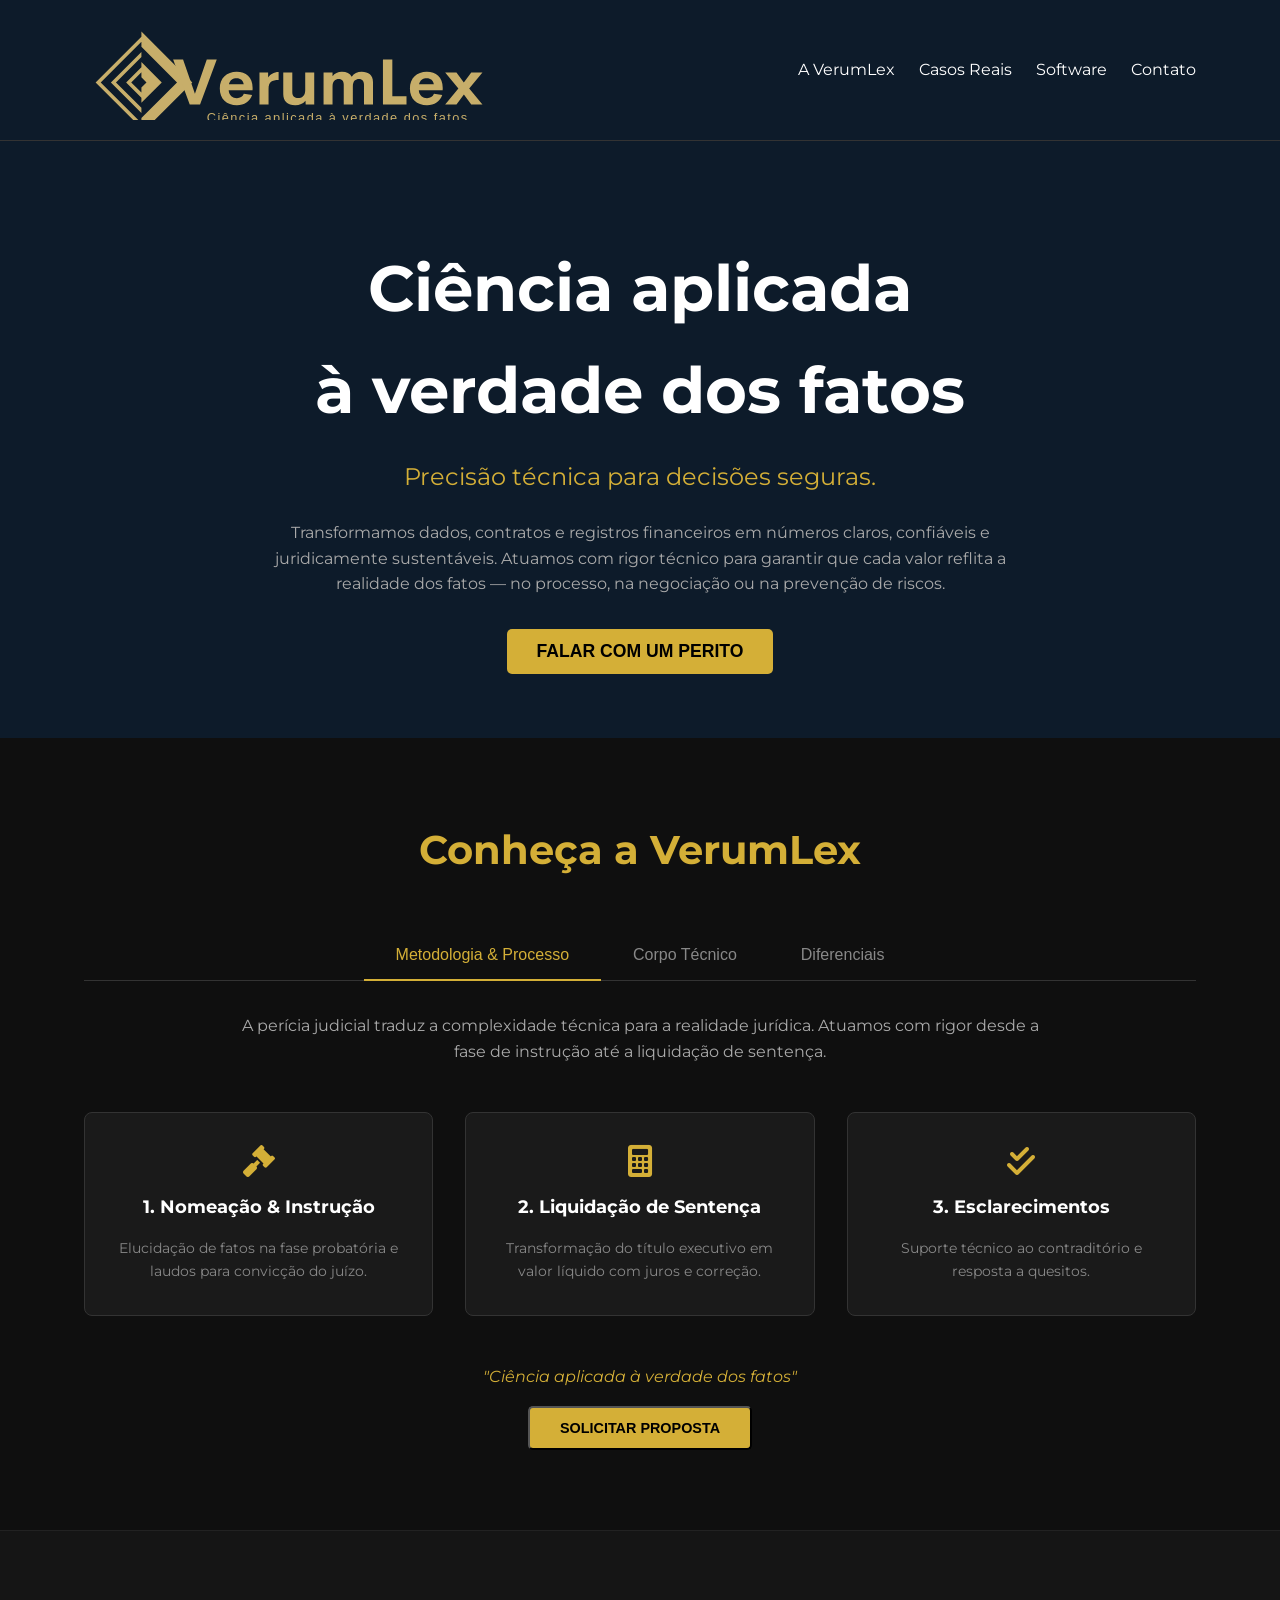
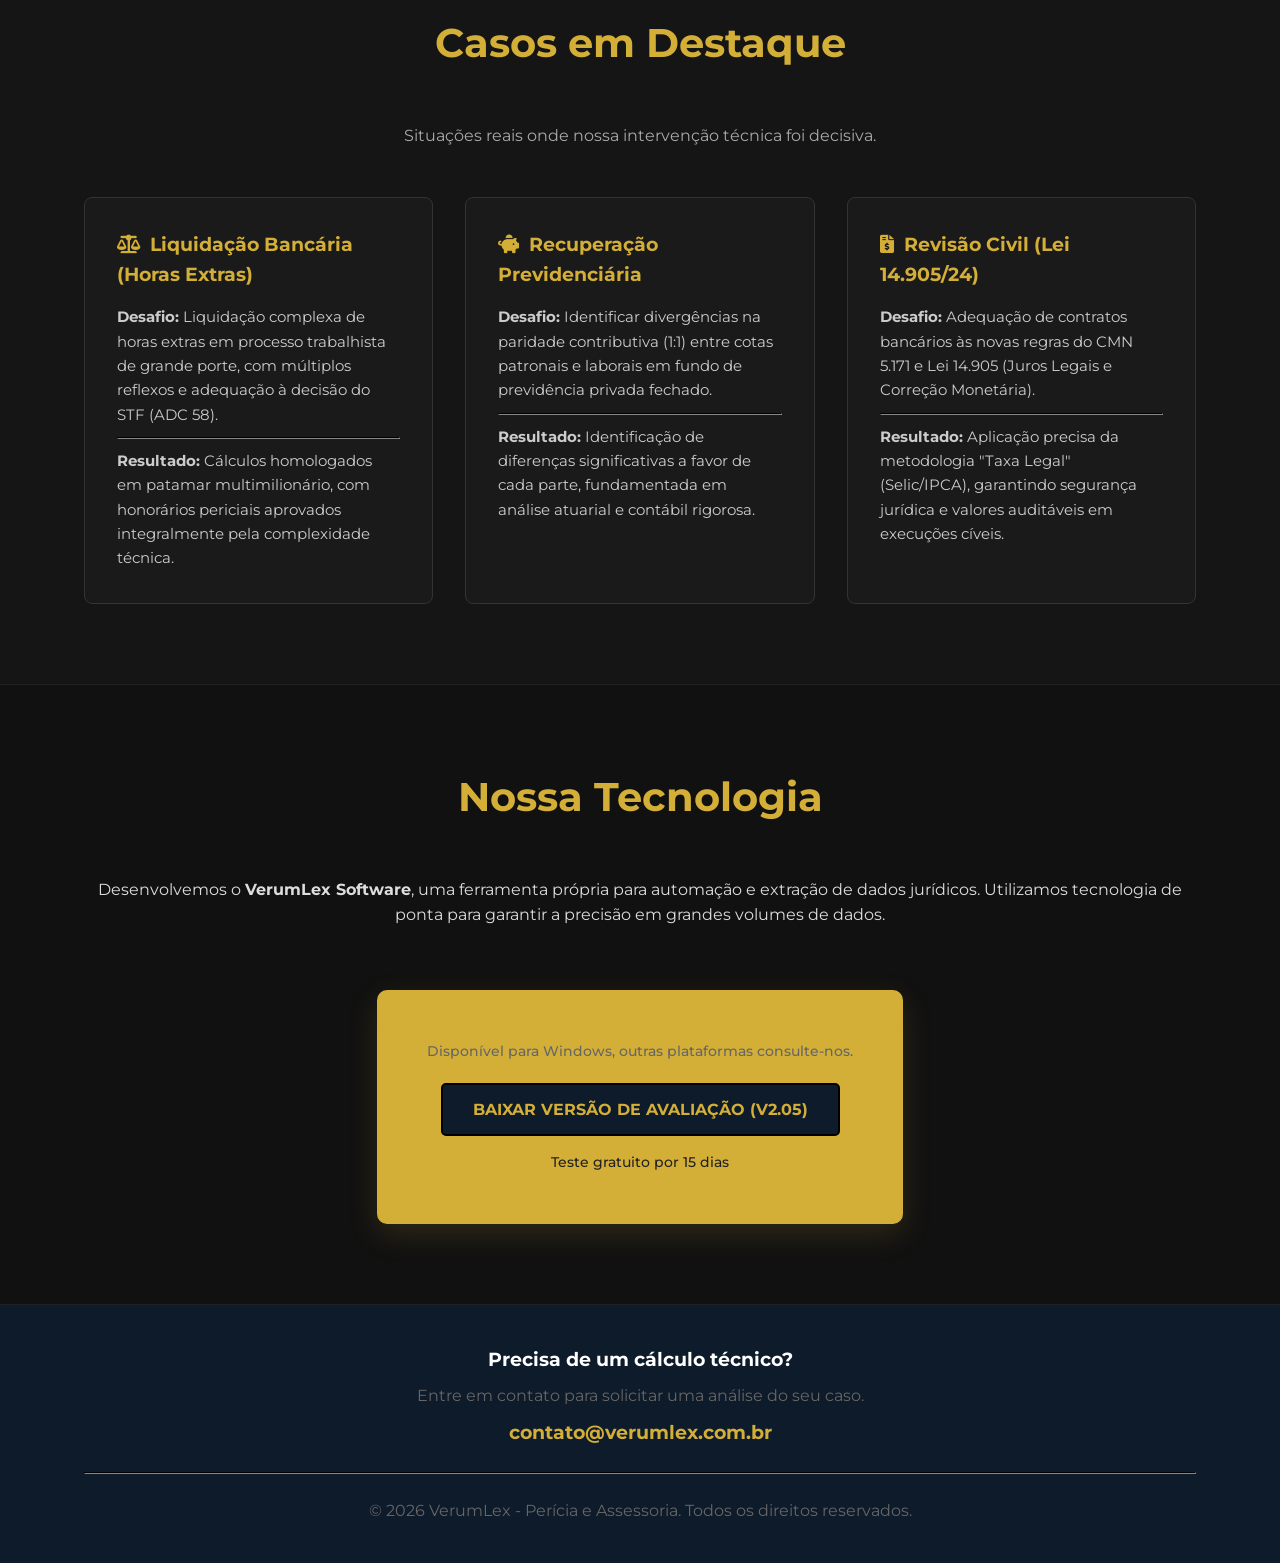
<file: index.html>
<!DOCTYPE html>
<html lang="pt-BR">
<head>
    <meta charset="UTF-8">
    <meta name="viewport" content="width=device-width, initial-scale=1.0">
    <title>VerumLex - Perícia Judicial e Assistência Técnica</title>
    <meta name="description" content="Serviços de Perícia Judicial e Assistência Técnica Trabalhista, Bancária e Cível. Laudos técnicos com rigor científico e imparcialidade. Atendemos Advogados e Judiciário.">
    <meta name="keywords" content="Perito Judicial, Assistente Técnico, Cálculos Trabalhistas, Laudo Bancário, Perícia Financeira, VerumLex, Liquidação de Sentença">
    <meta name="author" content="VerumLex">
    <link href="https://fonts.googleapis.com/css2?family=Montserrat:wght@400;500;700&family=Playfair+Display:wght@700&display=swap" rel="stylesheet">
    <link rel="stylesheet" href="assets/css/style.css?v=2.2">
    <!-- Ícone -->
    <link rel="icon" href="favicon.ico">
    <style>
        /* Ajustes inline rápidos para a nova estrutura (depois movemos para o CSS) */
        .btn-secondary {
            background-color: transparent;
            border: 2px solid #d4af37;
            color: #d4af37;
            margin-left: 10px;
        }
        .btn-secondary:hover {
            background-color: #d4af37;
            color: #000;
        }
        .services-grid, .cases-grid {
            display: grid;
            grid-template-columns: repeat(auto-fit, minmax(300px, 1fr));
            gap: 2rem;
            margin-top: 3rem;
        }
        .service-card, .case-card {
            background: #1a1a1a;
            padding: 2rem;
            border-radius: 8px;
            border: 1px solid #333;
            transition: transform 0.3s ease;
        }
        .service-card:hover, .case-card:hover {
            transform: translateY(-5px);
            border-color: #d4af37;
        }
        .service-card h3, .case-card h3 {
            color: #d4af37;
            margin-bottom: 1rem;
        }
        .case-card p {
            font-size: 0.95rem;
            color: #ccc;
            line-height: 1.6;
        }
        .differentials {
            background-color: #0a0a0a;
            padding: 5rem 0;
        }
        .profile-section {
            background-color: #0f0f0f;
            padding: 5rem 0;
            border-bottom: 1px solid #222;
        }
        .profile-container {
            display: flex;
            flex-wrap: wrap;
            align-items: center;
            gap: 3rem;
        }
        .profile-text {
            flex: 2;
        }
        .profile-image {
            flex: 1;
            text-align: center;
            min-width: 250px;
        }
        .profile-image img {
            border-radius: 50%;
            border: 3px solid #d4af37;
            width: 200px;
            height: 200px;
            object-fit: cover;
        }
        .differential-grid {
            display: grid;
            grid-template-columns: repeat(auto-fit, minmax(250px, 1fr));
            gap: 2rem;
            margin-top: 3rem;
        }
        .differential-item {
            text-align: center;
        }
        .differential-icon {
            font-size: 2.5rem;
            margin-bottom: 1rem;
            display: block;
        }
        .software-section {
            background-color: #111;
            border-top: 1px solid #222;
        }
    </style>
    <!-- Font Awesome for Icons -->
    <link rel="stylesheet" href="https://cdnjs.cloudflare.com/ajax/libs/font-awesome/6.0.0/css/all.min.css">
    
    <!-- Modal Styles -->
    <style>
        .modal-overlay {
            display: none;
            position: fixed;
            top: 0;
            left: 0;
            width: 100%;
            height: 100%;
            background-color: rgba(0, 0, 0, 0.85);
            z-index: 2000;
            justify-content: center;
            align-items: center;
            opacity: 0;
            transition: opacity 0.3s ease;
        }

        .modal-overlay.active {
            display: flex;
            opacity: 1;
        }

        .modal-content {
            background-color: #111;
            padding: 2.5rem;
            border-radius: 8px;
            border: 1px solid #d4af37;
            width: 90%;
            max-width: 500px;
            position: relative;
            transform: translateY(-20px);
            transition: transform 0.3s ease;
            box-shadow: 0 0 20px rgba(212, 175, 55, 0.2);
        }

        .modal-overlay.active .modal-content {
            transform: translateY(0);
        }

        .close-modal {
            position: absolute;
            top: 15px;
            right: 15px;
            color: #fff;
            font-size: 1.5rem;
            cursor: pointer;
            transition: color 0.3s;
            background: none;
            border: none;
        }

        .close-modal:hover {
            color: #d4af37;
        }

        .form-group {
            margin-bottom: 1.5rem;
            text-align: left;
        }

        .form-group label {
            display: block;
            color: #d4af37;
            margin-bottom: 0.5rem;
            font-size: 0.9rem;
            font-weight: 500;
        }

        .form-group input,
        .form-group textarea {
            width: 100%;
            padding: 12px;
            background-color: #222;
            border: 1px solid #444;
            color: #fff;
            border-radius: 4px;
            font-family: inherit;
            transition: border-color 0.3s;
        }

        .form-group input:focus,
        .form-group textarea:focus {
            outline: none;
            border-color: #d4af37;
        }

        .form-title {
            color: #fff;
            font-size: 1.8rem;
            margin-bottom: 0.5rem;
            font-weight: 300;
        }

        .form-subtitle {
            color: #888;
            font-size: 0.9rem;
            margin-bottom: 2rem;
        }
    </style>
</head>
<body>

    <!-- Header / Navbar -->
    <header class="header">
        <div class="container">
            <div class="logo" style="display: flex; flex-direction: column;">
                <img src="assets/img/logo.svg" alt="VerumLex" style="height: 100px; width: auto;">
            </div>
            <nav class="nav">
                <a href="#institutional">A VerumLex</a>
                <a href="#cases">Casos Reais</a>
                <a href="#software">Software</a>
                <a href="#" onclick="openModal(); return false;">Contato</a>
            </nav>
        </div>
    </header>

    <!-- Hero Section -->
    <section class="hero">
        <div class="container">
            <h1 class="hero-title">Ciência aplicada<br>à verdade dos fatos</h1>
            <p class="hero-subtitle">Precisão técnica para decisões seguras.</p>
            <p class="hero-text" style="max-width: 800px; margin: 0 auto 2rem auto;">
                Transformamos dados, contratos e registros financeiros em números claros, confiáveis e juridicamente sustentáveis. 
                Atuamos com rigor técnico para garantir que cada valor reflita a realidade dos fatos — no processo, na negociação ou na prevenção de riscos.
            </p>
            <div class="hero-buttons">
                <button onclick="openModal()" class="btn btn-primary" style="cursor: pointer; border: none; font-size: 1.1rem;">Falar com um Perito</button>
            </div>
        </div>
    </section>

    <style>
        /* Tabs Styling */
        .tabs-container {
            width: 100%;
            margin-top: 2rem;
        }
        .tabs-nav {
            display: flex;
            justify-content: center;
            border-bottom: 1px solid #333;
            margin-bottom: 2rem;
            flex-wrap: wrap;
        }
        .tab-btn {
            background: none;
            border: none;
            color: #888;
            padding: 1rem 2rem;
            cursor: pointer;
            font-size: 1rem;
            font-weight: 500;
            transition: all 0.3s;
            position: relative;
        }
        .tab-btn:hover {
            color: #d4af37;
        }
        .tab-btn.active {
            color: #d4af37;
        }
        .tab-btn.active::after {
            content: '';
            position: absolute;
            bottom: -1px;
            left: 0;
            width: 100%;
            height: 2px;
            background-color: #d4af37;
        }
        .tab-content {
            display: none;
            animation: fadeIn 0.5s ease;
        }
        .tab-content.active {
            display: block;
        }
        @keyframes fadeIn {
            from { opacity: 0; transform: translateY(10px); }
            to { opacity: 1; transform: translateY(0); }
        }
    </style>

    <!-- Institutional Section with Tabs -->
    <section id="institutional" class="profile-section">
        <div class="container">
            <h2 class="section-title">Conheça a VerumLex</h2>
            
            <div class="tabs-container">
                <div class="tabs-nav">
                    <button class="tab-btn active" onclick="openTab(event, 'tab-process')">Metodologia & Processo</button>
                    <button class="tab-btn" onclick="openTab(event, 'tab-technical')">Corpo Técnico</button>
                    <button class="tab-btn" onclick="openTab(event, 'tab-differentials')">Diferenciais</button>
                </div>

                <!-- Tab 1: Metodologia (Processo) -->
                <div id="tab-process" class="tab-content active">
                     <p style="text-align: center; color: #aaa; max-width: 800px; margin: 0 auto 3rem auto; line-height: 1.6;">
                        A perícia judicial traduz a complexidade técnica para a realidade jurídica. Atuamos com rigor desde a fase de instrução até a liquidação de sentença.
                    </p>
                    <div class="process-steps" style="display: flex; flex-wrap: wrap; justify-content: center; gap: 2rem; margin-bottom: 3rem;">
                        <div class="process-step" style="flex: 1; min-width: 250px; text-align: center; background: #1a1a1a; padding: 2rem; border-radius: 8px; border: 1px solid #333;">
                            <i class="fas fa-gavel" style="font-size: 2rem; color: #d4af37; margin-bottom: 1rem;"></i>
                            <h3 style="color: #fff; margin-bottom: 1rem; font-size: 1.1rem;">1. Nomeação & Instrução</h3>
                            <p style="color: #888; font-size: 0.9rem;">Elucidação de fatos na fase probatória e laudos para convicção do juízo.</p>
                        </div>
                        <div class="process-step" style="flex: 1; min-width: 250px; text-align: center; background: #1a1a1a; padding: 2rem; border-radius: 8px; border: 1px solid #333;">
                            <i class="fas fa-calculator" style="font-size: 2rem; color: #d4af37; margin-bottom: 1rem;"></i>
                            <h3 style="color: #fff; margin-bottom: 1rem; font-size: 1.1rem;">2. Liquidação de Sentença</h3>
                            <p style="color: #888; font-size: 0.9rem;">Transformação do título executivo em valor líquido com juros e correção.</p>
                        </div>
                        <div class="process-step" style="flex: 1; min-width: 250px; text-align: center; background: #1a1a1a; padding: 2rem; border-radius: 8px; border: 1px solid #333;">
                            <i class="fas fa-check-double" style="font-size: 2rem; color: #d4af37; margin-bottom: 1rem;"></i>
                            <h3 style="color: #fff; margin-bottom: 1rem; font-size: 1.1rem;">3. Esclarecimentos</h3>
                            <p style="color: #888; font-size: 0.9rem;">Suporte técnico ao contraditório e resposta a quesitos.</p>
                        </div>
                    </div>
                    <!-- CTA Compacto -->
                    <div style="text-align: center; margin-top: 2rem;">
                         <p style="color: #d4af37; font-style: italic; margin-bottom: 1rem;">"Ciência aplicada à verdade dos fatos"</p>
                         <button onclick="openModal()" class="btn btn-primary" style="font-size: 0.9rem;">Solicitar Proposta</button>
                    </div>
                </div>

                <!-- Tab 2: Corpo Técnico -->
                <div id="tab-technical" class="tab-content">
                    <div class="profile-container">
                        <div class="profile-image">
                            <i class="fas fa-user-tie" style="font-size: 120px; color: #333; border: 3px solid #d4af37; border-radius: 50%; padding: 20px; background: #000;"></i>
                        </div>
                        <div class="profile-text">
                            <h3 style="color: #fff; margin-bottom: 0.5rem;">Vicelmo Junior</h3>
                            <p style="color: #d4af37; margin-bottom: 1rem;">Perito Judicial & Assistente Técnico</p>
                            
                            <p style="color: #ccc; margin-bottom: 1.5rem; line-height: 1.6;">
                                "A exatidão dos números a serviço da justiça."
                            </p>

                            <p style="color: #ccc; margin-bottom: 1.5rem; line-height: 1.6;">
                                Especialista com base sólida em <strong>Ciências Exatas (Física/Matemática)</strong>, aplicando o rigor analítico e a lógica científica à Perícia Financeira e Trabalhista. 
                                Diferencia-se pelo desenvolvimento de tecnologia própria (Ecossistema VerumLex) para automação e validação de cálculos complexos.
                            </p>

                            <ul style="list-style: none; padding: 0; color: #888; margin-bottom: 2rem;">
                                <li style="margin-bottom: 0.5rem;"><i class="fas fa-graduation-cap" style="color: #d4af37; margin-right: 10px;"></i>Graduado em Física (UFAM) e Matemática</li>
                                <li style="margin-bottom: 0.5rem;"><i class="fas fa-certificate" style="color: #d4af37; margin-right: 10px;"></i>Pós-graduado em Perícia Civil e Trabalhista</li>
                                <li style="margin-bottom: 0.5rem;"><i class="fas fa-calculator" style="color: #d4af37; margin-right: 10px;"></i>Especialista em Cálculos Judiciais (Trabalhista/Bancário)</li>
                                <li style="margin-bottom: 0.5rem;"><i class="fas fa-code" style="color: #d4af37; margin-right: 10px;"></i>Desenvolvedor do Software VerumLex</li>
                            </ul>
                            
                            <!-- Placeholder for Future Expansion -->
                            <div style="border-top: 1px solid #333; padding-top: 1.5rem; margin-top: 2rem;">
                                <h4 style="color: #666; font-size: 0.9rem; margin-bottom: 0.5rem;">Expansão & Parcerias</h4>
                                <p style="color: #555; font-size: 0.85rem;">
                                    A VerumLex mantém processo contínuo de seleção e qualificação para ampliar seu corpo de peritos associados.
                                    <br><span style="font-style: italic;">(Em breve: novos especialistas associados)</span>
                                </p>
                            </div>
                        </div>
                    </div>
                </div>

                <!-- Tab 3: Diferenciais -->
                <div id="tab-differentials" class="tab-content">
                    <p style="text-align: center; color: #ccc; max-width: 800px; margin: 0 auto 3rem auto; line-height: 1.6; font-size: 1.05rem;">
                        Na VerumLex, não apenas calculamos números; <strong>construímos provas técnicas</strong>. Nossa abordagem une o rigor analítico das Ciências Exatas à sensibilidade jurídica necessária para o sucesso processual.
                    </p>
                    <div class="differential-grid">
                        <div class="differential-item">
                            <span class="differential-icon">💻</span>
                            <h3 style="color: #d4af37; margin-bottom: 0.5rem;">Tecnologia Própria</h3>
                            <p style="font-size: 0.9rem; color: #aaa; line-height: 1.5;">
                                Utilizamos o <strong>Ecossistema VerumLex</strong>, softwares exclusivos desenvolvidos internamente para automação e validação de grandes volumes de dados, eliminando erros manuais.
                            </p>
                        </div>
                        <div class="differential-item">
                            <span class="differential-icon">⚖️</span>
                            <h3 style="color: #d4af37; margin-bottom: 0.5rem;">Fundamentação Robusta</h3>
                            <p style="font-size: 0.9rem; color: #aaa; line-height: 1.5;">
                                Cada linha de cálculo é rastreável e justificada. Nossos laudos citam a legislação, jurisprudência e normas técnicas (ABNT/CPC) que embasam o resultado.
                            </p>
                        </div>
                        <div class="differential-item">
                            <span class="differential-icon">🔍</span>
                            <h3 style="color: #d4af37; margin-bottom: 0.5rem;">Imparcialidade Científica</h3>
                            <p style="font-size: 0.9rem; color: #aaa; line-height: 1.5;">
                                "A exatidão dos números a serviço da justiça." Atuamos com independência técnica, garantindo que o laudo reflita a verdade dos fatos, seja para o Autor, Réu ou Juízo.
                            </p>
                        </div>
                        <div class="differential-item">
                            <span class="differential-icon">💡</span>
                            <h3 style="color: #d4af37; margin-bottom: 0.5rem;">Clareza Didática</h3>
                            <p style="font-size: 0.9rem; color: #aaa; line-height: 1.5;">
                                Traduzimos a complexidade financeira para a linguagem jurídica. Gráficos, tabelas explicativas e resumos executivos facilitam a compreensão dos magistrados.
                            </p>
                        </div>
                    </div>
                </div>

            </div>
        </div>
    </section>

    <!-- Script for Tabs -->
    <script>
        function openTab(evt, tabName) {
            var i, tabcontent, tablinks;
            tabcontent = document.getElementsByClassName("tab-content");
            for (i = 0; i < tabcontent.length; i++) {
                tabcontent[i].style.display = "none";
                tabcontent[i].classList.remove("active");
            }
            tablinks = document.getElementsByClassName("tab-btn");
            for (i = 0; i < tablinks.length; i++) {
                tablinks[i].classList.remove("active");
            }
            document.getElementById(tabName).style.display = "block";
            document.getElementById(tabName).classList.add("active");
            evt.currentTarget.classList.add("active");
        }
    </script>

    <!-- Cases/Portfolio Section -->
    <section id="cases" class="features" style="background-color: #151515;">
        <div class="container">
            <h2 class="section-title">Casos em Destaque</h2>
            <p style="text-align: center; color: #aaa; margin-bottom: 2rem;">Situações reais onde nossa intervenção técnica foi decisiva.</p>
            <div class="cases-grid">
                <!-- Case 1 -->
                <div class="case-card">
                    <h3><i class="fas fa-balance-scale" style="margin-right: 10px;"></i>Liquidação Bancária (Horas Extras)</h3>
                    <p><strong>Desafio:</strong> Liquidação complexa de horas extras em processo trabalhista de grande porte, com múltiplos reflexos e adequação à decisão do STF (ADC 58).</p>
                    <hr style="border-color: #333; margin: 10px 0;">
                    <p><strong>Resultado:</strong> Cálculos homologados em patamar multimilionário, com honorários periciais aprovados integralmente pela complexidade técnica.</p>
                </div>
                <!-- Case 2 -->
                <div class="case-card">
                    <h3><i class="fas fa-piggy-bank" style="margin-right: 10px;"></i>Recuperação Previdenciária</h3>
                    <p><strong>Desafio:</strong> Identificar divergências na paridade contributiva (1:1) entre cotas patronais e laborais em fundo de previdência privada fechado.</p>
                    <hr style="border-color: #333; margin: 10px 0;">
                    <p><strong>Resultado:</strong> Identificação de diferenças significativas a favor de cada parte, fundamentada em análise atuarial e contábil rigorosa.</p>
                </div>
                <!-- Case 3 -->
                <div class="case-card">
                    <h3><i class="fas fa-file-invoice-dollar" style="margin-right: 10px;"></i>Revisão Civil (Lei 14.905/24)</h3>
                    <p><strong>Desafio:</strong> Adequação de contratos bancários às novas regras do CMN 5.171 e Lei 14.905 (Juros Legais e Correção Monetária).</p>
                    <hr style="border-color: #333; margin: 10px 0;">
                    <p><strong>Resultado:</strong> Aplicação precisa da metodologia "Taxa Legal" (Selic/IPCA), garantindo segurança jurídica e valores auditáveis em execuções cíveis.</p>
                </div>
            </div>
        </div>
    </section>

    <!-- Software Section (Antiga Download) -->
    <section id="software" class="download software-section">
        <div class="container">
            <h2 class="section-title">Nossa Tecnologia</h2>
            <p style="margin-bottom: 2rem;">
                Desenvolvemos o <strong>VerumLex Software</strong>, uma ferramenta própria para automação e extração de dados jurídicos. 
                Utilizamos tecnologia de ponta para garantir a precisão em grandes volumes de dados.
            </p>
            <div class="download-box">
                <p class="version-info" style="font-size: 0.9rem; color: #666;">Disponível para Windows, outras plataformas consulte-nos.</p>
                <a href="update/VerumLex.exe" class="btn btn-gold" download>Baixar Versão de Avaliação (v2.05)</a>
                <p class="requirements">Teste gratuito por 15 dias</p>
            </div>
        </div>
    </section>

    <!-- Footer -->
    <footer id="contact" class="footer">
        <div class="container">
            <div style="margin-bottom: 1rem; text-align: center;">
                <h3 style="color: #fff; margin-bottom: 0.5rem;">Precisa de um cálculo técnico?</h3>
                <p style="margin-bottom: 0.5rem;">Entre em contato para solicitar uma análise do seu caso.</p>
                <a href="mailto:contato@verumlex.com.br" style="color: #d4af37; font-size: 1.2rem; text-decoration: none; font-weight: bold;">contato@verumlex.com.br</a>
            </div>
            <hr style="border-color: #333; margin: 1.5rem 0;">
            <p>&copy; 2026 VerumLex - Perícia e Assessoria. Todos os direitos reservados.</p>
        </div>
    </footer>

    <!-- Contact Modal -->
    <div id="contactModal" class="modal-overlay">
        <div class="modal-content">
            <button class="close-modal" onclick="closeModal()">&times;</button>
            <h2 class="form-title">Solicitar Análise</h2>
            <p class="form-subtitle">Preencha os dados abaixo. Nossa equipe técnica retornará o contato.</p>
            
            <form action="https://formsubmit.co/contato@verumlex.com.br" method="POST">
                <!-- Configurações ocultas do Formsubmit -->
                <input type="hidden" name="_subject" value="Nova Solicitação de Análise - Site VerumLex">
                <input type="hidden" name="_template" value="table">
                <input type="hidden" name="_captcha" value="false">
                <input type="hidden" name="_next" value="https://verumlex.com.br">

                <div class="form-group">
                    <label for="name">Nome Completo</label>
                    <input type="text" id="name" name="name" required placeholder="Seu nome">
                </div>

                <div class="form-group">
                    <label for="email">E-mail</label>
                    <input type="email" id="email" name="email" required placeholder="seu@email.com">
                </div>

                <div class="form-group">
                    <label for="phone">Telefone / WhatsApp</label>
                    <input type="tel" id="phone" name="phone" placeholder="(XX) 9XXXX-XXXX">
                </div>

                <div class="form-group">
                    <label for="message">Como podemos ajudar?</label>
                    <textarea id="message" name="message" rows="4" required placeholder="Descreva brevemente sua necessidade..."></textarea>
                </div>

                <button type="submit" class="btn btn-primary" style="width: 100%; border: none; cursor: pointer;">Enviar Solicitação</button>
            </form>
        </div>
    </div>

    <script>
        function openModal() {
            const modal = document.getElementById('contactModal');
            modal.style.display = 'flex'; // Garante display flex antes da opacidade
            // Pequeno delay para permitir a transição CSS
            setTimeout(() => {
                modal.classList.add('active');
            }, 10);
            document.body.style.overflow = 'hidden'; // Impede scroll da página de fundo
        }

        function closeModal() {
            const modal = document.getElementById('contactModal');
            modal.classList.remove('active');
            setTimeout(() => {
                modal.style.display = 'none';
            }, 300); // Espera a transição terminar
            document.body.style.overflow = 'auto'; // Libera scroll
        }

        // Fechar ao clicar fora
        document.getElementById('contactModal').addEventListener('click', function(e) {
            if (e.target === this) {
                closeModal();
            }
        });
    </script>

</body>
</html>
</file>
<file: assets/css/style.css>
﻿/* Reset & Base */
* {
    margin: 0;
    padding: 0;
    box-sizing: border-box;
}

body {
    font-family: 'Montserrat', sans-serif;
    background-color: #0D1B2A;
    color: #ddd;
    line-height: 1.6;
}

a {
    text-decoration: none;
    color: inherit;
    transition: 0.3s;
}

.container {
    width: 90%;
    max-width: 1200px;
    margin: 0 auto;
    padding: 0 20px;
}

/* Typography */
h1, h2, h3 {
    font-family: 'Biennale', 'Montserrat', sans-serif; /* Fallback to Montserrat if Biennale not loaded */
    font-weight: 700;
}

.section-title {
    font-size: 2.5rem;
    color: #d4af37; /* Gold */
    text-align: center;
    margin-bottom: 3rem;
}

/* Buttons */
.btn {
    display: inline-block;
    padding: 12px 30px;
    border-radius: 5px;
    font-weight: bold;
    text-transform: uppercase;
    cursor: pointer;
}

.btn-primary {
    background-color: #d4af37;
    color: #000;
}

.btn-primary:hover {
    background-color: #b38f28;
}

.btn-gold {
    background-color: transparent;
    border: 2px solid #d4af37;
    color: #d4af37;
}

.btn-gold:hover {
    background-color: #d4af37;
    color: #fff;
}

/* Header */
.header {
    background-color: #0D1B2A;
    padding: 20px 0;
    position: sticky;
    top: 0;
    z-index: 1000;
    border-bottom: 1px solid #333;
}

.header .container {
    display: flex;
    justify-content: space-between;
    align-items: center;
}

.logo {
    font-size: 1.8rem;
    font-weight: 700;
    color: #d4af37;
}

.nav a {
    margin-left: 20px;
    font-size: 1rem;
    color: #fff;
}

.nav a:hover {
    color: #d4af37;
}

/* Hero */
.hero {
    padding: 6rem 0 4rem 0; /* Reduced top/bottom padding instead of fixed height */
    display: flex;
    align-items: center;
    justify-content: center;
    text-align: center;
    background: #0D1B2A;
    /* Dark theme restored */
}

.hero-title {
    font-size: 4rem;
    margin-bottom: 1rem;
    color: #fff;
}

.hero-subtitle {
    font-size: 1.5rem;
    color: #d4af37;
    margin-bottom: 1.5rem;
}

.hero-text {
    max-width: 600px;
    margin: 0 auto 2rem;
    color: #aaa;
}

/* Features */
.features {
    padding: 80px 0;
    background-color: #112336;
}

.feature-grid {
    display: grid;
    grid-template-columns: repeat(auto-fit, minmax(300px, 1fr));
    gap: 30px;
}

.feature-card {
    background: #172D46;
    padding: 40px;
    border-radius: 8px;
    box-shadow: 0 4px 15px rgba(0,0,0,0.3);
    border: 1px solid #333;
    text-align: center;
    transition: transform 0.3s;
}

.feature-card:hover {
    transform: translateY(-5px);
    border-color: #d4af37;
}

.feature-card h3 {
    margin-bottom: 15px;
    color: #fff;
}

/* Download */
.download {
    padding: 80px 0;
    text-align: center;
    background-color: #0D1B2A;
}

.download-box {
    background: #d4af37; /* Inverted: Gold Background */
    color: #000;         /* Inverted: Black Text */
    padding: 50px;       /* Adjusted Spacing */
    border-radius: 10px;
    display: inline-block;
    margin-top: 30px;
    border: none;
    box-shadow: 0 10px 30px rgba(212, 175, 55, 0.15);
}

.download-box .version-info {
    margin-bottom: 20px;
    font-size: 1.1rem;
    color: #222; /* Dark text for contrast */
    font-weight: 500;
}

.download-box .requirements {
    margin-top: 15px;
    font-size: 0.9rem;
    color: #222; /* Dark text for contrast */
    font-weight: 500;
}

/* Specific override for button inside inverted box */
.download-box .btn-gold {
    background-color: #0D1B2A;
    border: 2px solid #000;
    color: #d4af37;
}

.download-box .btn-gold:hover {
    background-color: #1D3555;
    border-color: #222;
    color: #fff;
}

/* Footer */
.footer {
    background-color: #0D1B2A;
    padding: 40px 0;
    text-align: center;
    color: #666;
    border-top: 1px solid #222;
}
</file>
